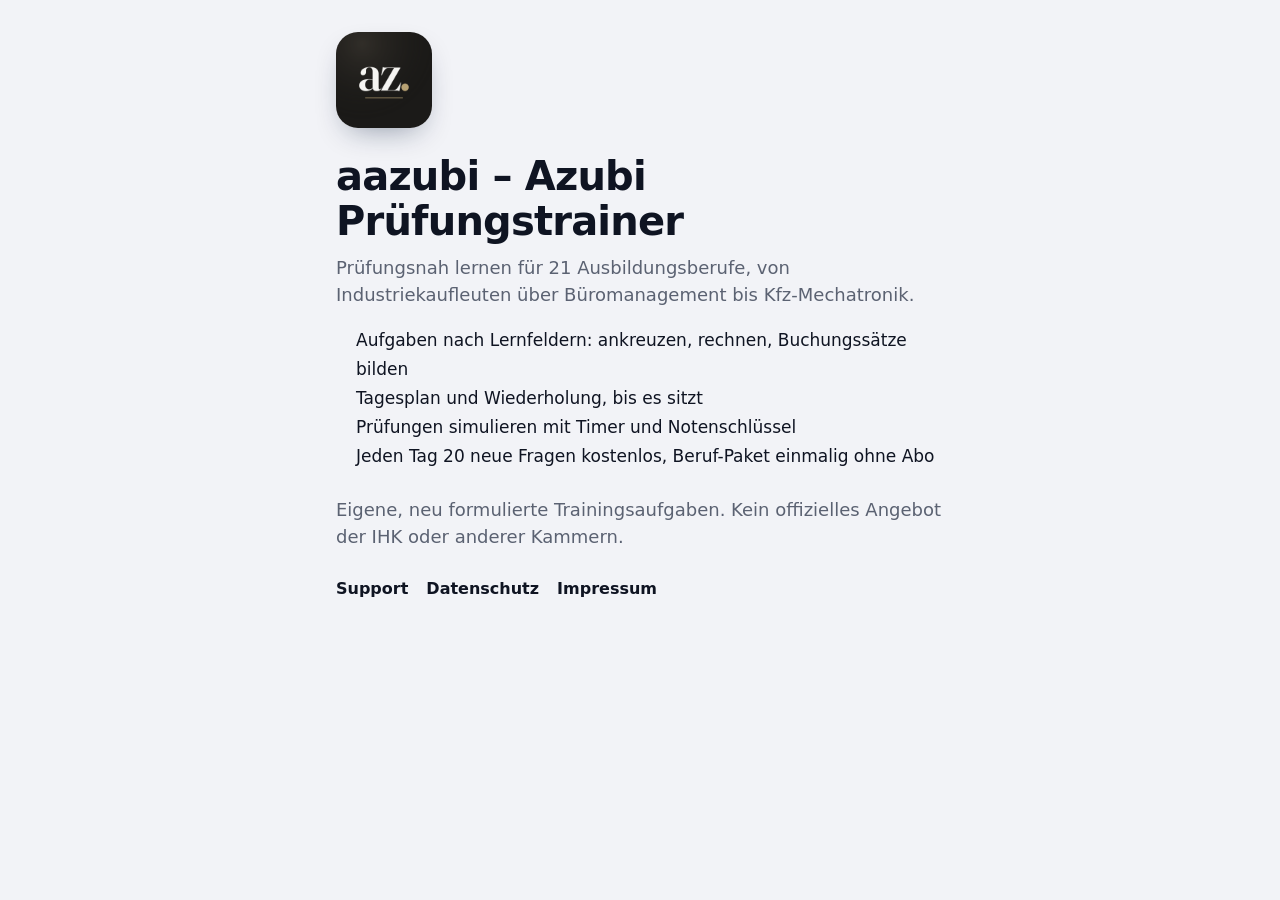
<file: index.html>
<!doctype html>
<html lang="de">
<head>
  <meta charset="utf-8">
  <meta name="viewport" content="width=device-width, initial-scale=1, viewport-fit=cover">
  <title>aazubi – Azubi Prüfungstrainer</title>
  <meta name="description" content="Prüfungstrainer für 21 Ausbildungsberufe: ankreuzen, rechnen, buchen, Prüfungen simulieren. Einmal zahlen pro Beruf, kein Abo.">
  <link rel="icon" href="icon.png">
  <link rel="stylesheet" href="style.css">
  <style>
    .land { max-width: 640px; margin: 0 auto; padding: 32px 16px 60px; }
    .land .icon { width: 96px; height: 96px; border-radius: 22px; box-shadow: 0 12px 30px -12px rgba(8, 28, 60, .45); }
    .land h1 { font-size: 40px; margin: 20px 0 10px; }
    .land p { font-size: 18px; line-height: 1.5; color: var(--ink-2); }
    .land ul { margin: 18px 0 26px 20px; font-size: 17px; line-height: 1.7; }
    .land nav { display: flex; gap: 18px; flex-wrap: wrap; margin-top: 28px; font-weight: 700; }
  </style>
</head>
<body class="legal-page">
  <main class="land">
    <img class="icon" src="icon.png" alt="aazubi App-Icon">
    <h1>aazubi – Azubi Prüfungstrainer</h1>
    <p>Prüfungsnah lernen für 21 Ausbildungsberufe, von Industriekaufleuten über Büromanagement bis Kfz-Mechatronik.</p>
    <ul>
      <li>Aufgaben nach Lernfeldern: ankreuzen, rechnen, Buchungssätze bilden</li>
      <li>Tagesplan und Wiederholung, bis es sitzt</li>
      <li>Prüfungen simulieren mit Timer und Notenschlüssel</li>
      <li>Jeden Tag 20 neue Fragen kostenlos, Beruf-Paket einmalig ohne Abo</li>
    </ul>
    <p>Eigene, neu formulierte Trainingsaufgaben. Kein offizielles Angebot der IHK oder anderer Kammern.</p>
    <nav><a href="support.html">Support</a><a href="datenschutz.html">Datenschutz</a><a href="impressum.html">Impressum</a></nav>
  </main>
</body>
</html>
</file>
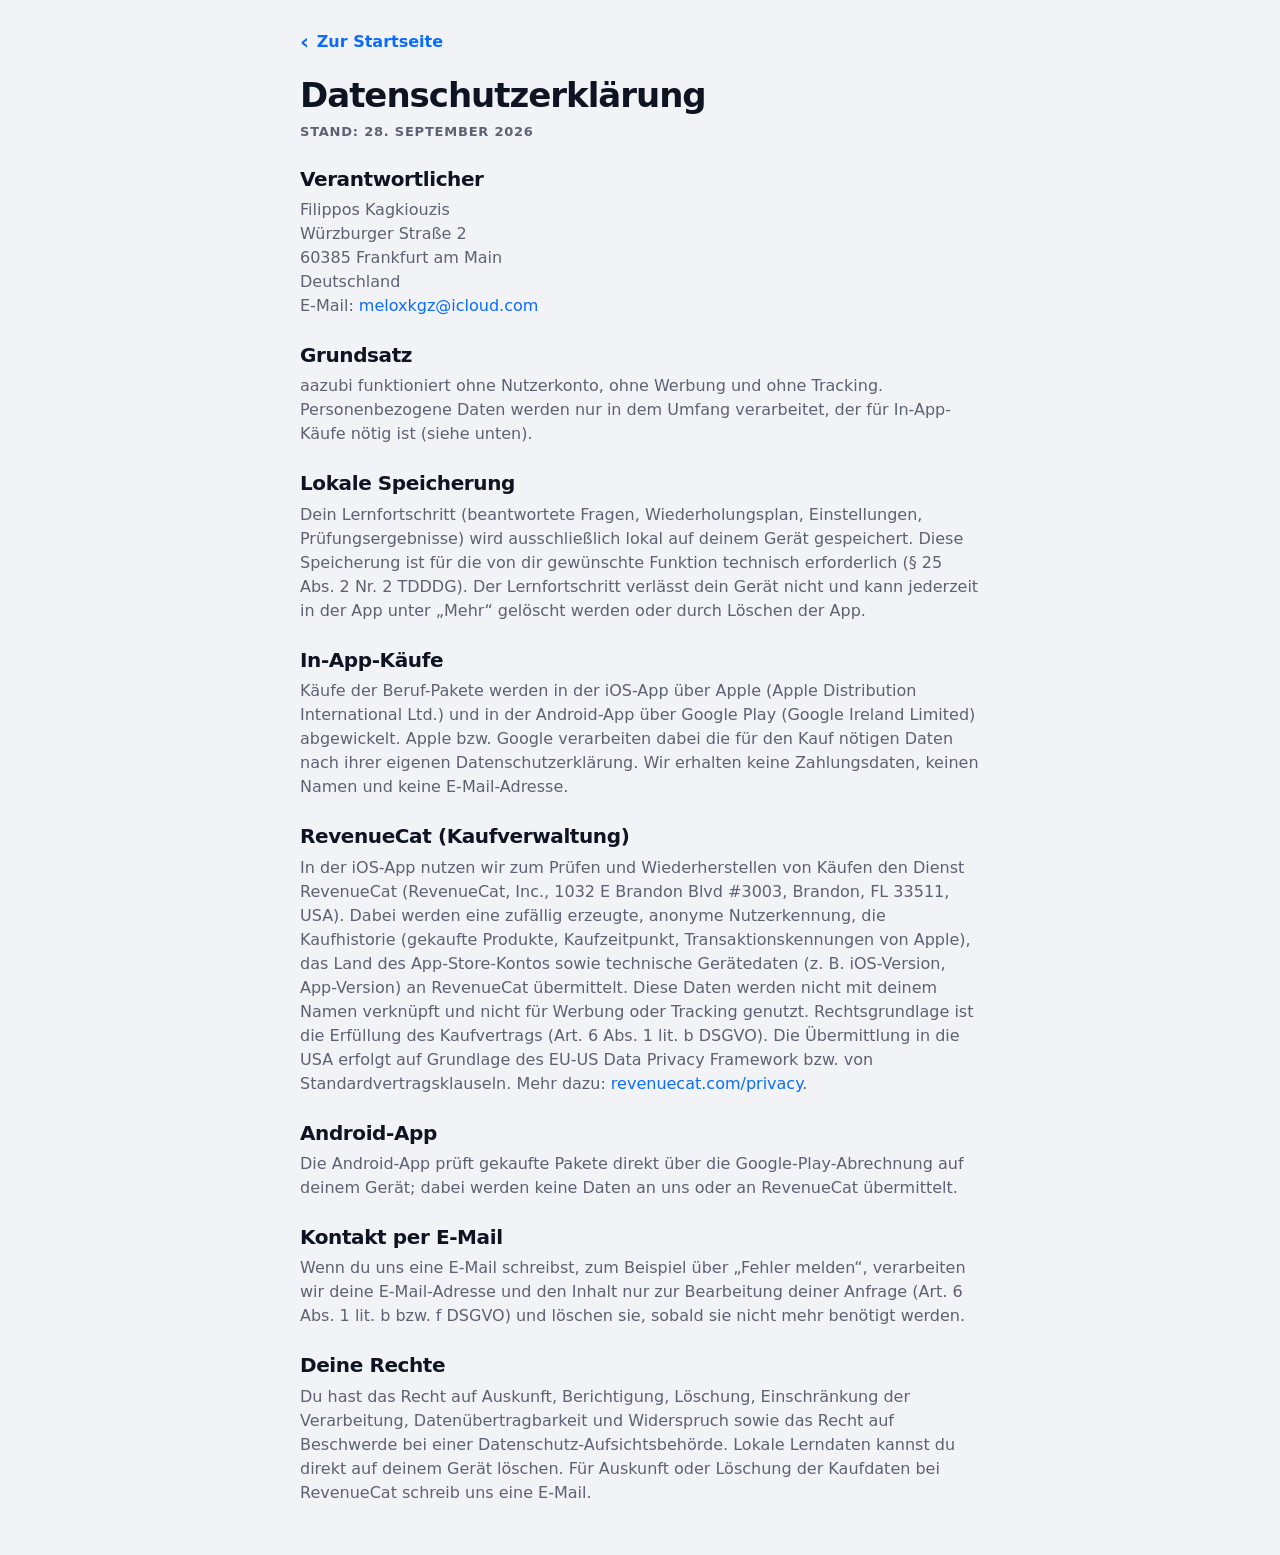
<file: datenschutz.html>
<!doctype html>
<html lang="de">
<head>
  <meta charset="utf-8">
  <meta name="viewport" content="width=device-width, initial-scale=1, viewport-fit=cover">
  <title>Datenschutz - aazubi</title>
  <link rel="stylesheet" href="style.css">
</head>
<body class="legal-page">
  <article class="legal">
    <a class="back" href="index.html">Zur Startseite</a>
    <h1>Datenschutzerklärung</h1>
    <p class="eyebrow">Stand: 28. September 2026</p>
    <h2>Verantwortlicher</h2>
    <p>Filippos Kagkiouzis<br>Würzburger Straße 2<br>60385 Frankfurt am Main<br>Deutschland<br>E-Mail: <a href="mailto:meloxkgz@icloud.com">meloxkgz@icloud.com</a></p>
    <h2>Grundsatz</h2>
    <p>aazubi funktioniert ohne Nutzerkonto, ohne Werbung und ohne Tracking. Personenbezogene Daten werden nur in dem Umfang verarbeitet, der für In-App-Käufe nötig ist (siehe unten).</p>
    <h2>Lokale Speicherung</h2>
    <p>Dein Lernfortschritt (beantwortete Fragen, Wiederholungsplan, Einstellungen, Prüfungsergebnisse) wird ausschließlich lokal auf deinem Gerät gespeichert. Diese Speicherung ist für die von dir gewünschte Funktion technisch erforderlich (§ 25 Abs. 2 Nr. 2 TDDDG). Der Lernfortschritt verlässt dein Gerät nicht und kann jederzeit in der App unter „Mehr“ gelöscht werden oder durch Löschen der App.</p>
    <h2>In-App-Käufe</h2>
    <p>Käufe der Beruf-Pakete werden in der iOS-App über Apple (Apple Distribution International Ltd.) und in der Android-App über Google Play (Google Ireland Limited) abgewickelt. Apple bzw. Google verarbeiten dabei die für den Kauf nötigen Daten nach ihrer eigenen Datenschutzerklärung. Wir erhalten keine Zahlungsdaten, keinen Namen und keine E-Mail-Adresse.</p>
    <h2>RevenueCat (Kaufverwaltung)</h2>
    <p>In der iOS-App nutzen wir zum Prüfen und Wiederherstellen von Käufen den Dienst RevenueCat (RevenueCat, Inc., 1032 E Brandon Blvd #3003, Brandon, FL 33511, USA). Dabei werden eine zufällig erzeugte, anonyme Nutzerkennung, die Kaufhistorie (gekaufte Produkte, Kaufzeitpunkt, Transaktionskennungen von Apple), das Land des App-Store-Kontos sowie technische Gerätedaten (z. B. iOS-Version, App-Version) an RevenueCat übermittelt. Diese Daten werden nicht mit deinem Namen verknüpft und nicht für Werbung oder Tracking genutzt. Rechtsgrundlage ist die Erfüllung des Kaufvertrags (Art. 6 Abs. 1 lit. b DSGVO). Die Übermittlung in die USA erfolgt auf Grundlage des EU-US Data Privacy Framework bzw. von Standardvertragsklauseln. Mehr dazu: <a href="https://www.revenuecat.com/privacy">revenuecat.com/privacy</a>.</p>
    <h2>Android-App</h2>
    <p>Die Android-App prüft gekaufte Pakete direkt über die Google-Play-Abrechnung auf deinem Gerät; dabei werden keine Daten an uns oder an RevenueCat übermittelt.</p>
    <h2>Kontakt per E-Mail</h2>
    <p>Wenn du uns eine E-Mail schreibst, zum Beispiel über „Fehler melden“, verarbeiten wir deine E-Mail-Adresse und den Inhalt nur zur Bearbeitung deiner Anfrage (Art. 6 Abs. 1 lit. b bzw. f DSGVO) und löschen sie, sobald sie nicht mehr benötigt werden.</p>
    <h2>Deine Rechte</h2>
    <p>Du hast das Recht auf Auskunft, Berichtigung, Löschung, Einschränkung der Verarbeitung, Datenübertragbarkeit und Widerspruch sowie das Recht auf Beschwerde bei einer Datenschutz-Aufsichtsbehörde. Lokale Lerndaten kannst du direkt auf deinem Gerät löschen. Für Auskunft oder Löschung der Kaufdaten bei RevenueCat schreib uns eine E-Mail.</p>
  </article>
</body>
</html>
</file>
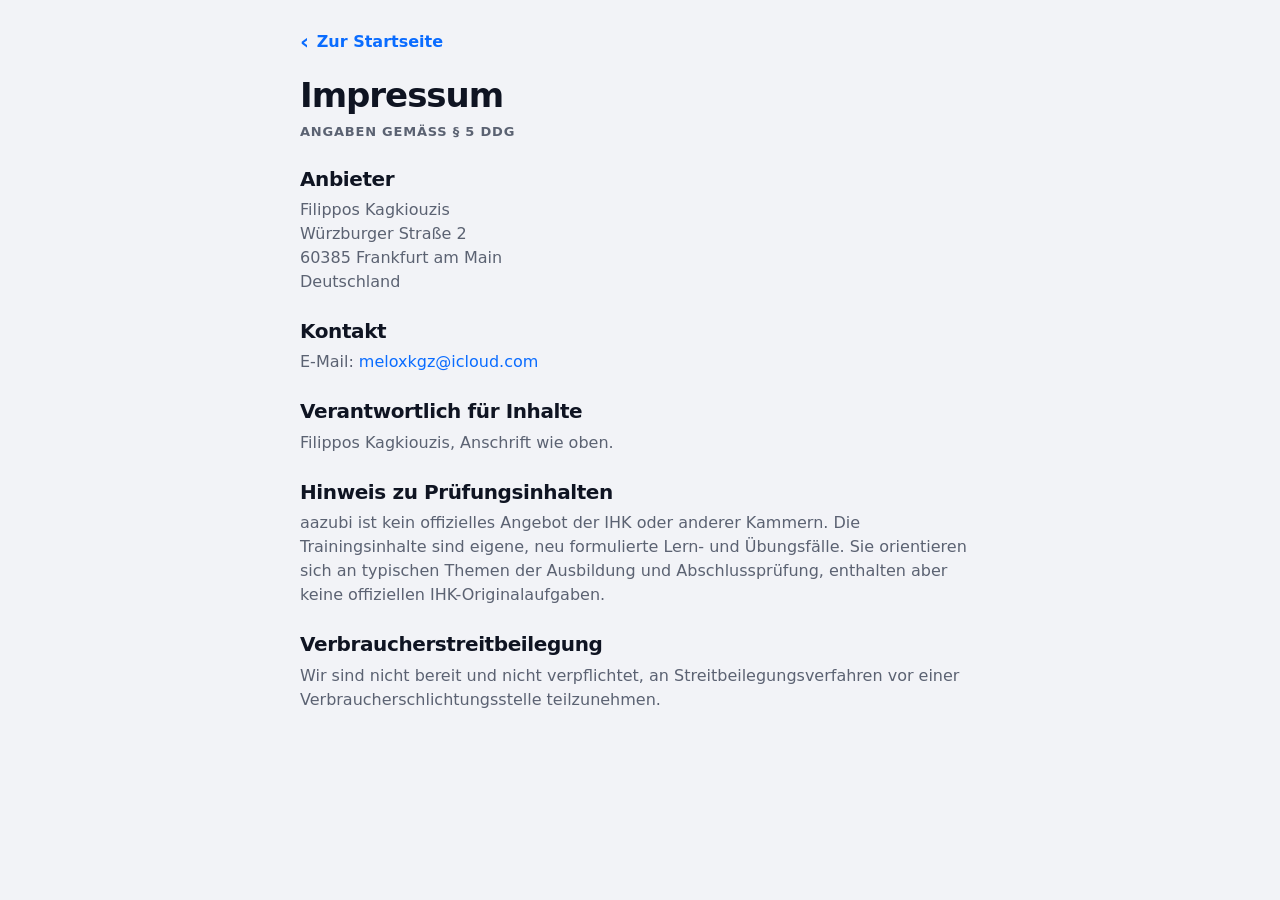
<file: impressum.html>
<!doctype html>
<html lang="de">
<head>
  <meta charset="utf-8">
  <meta name="viewport" content="width=device-width, initial-scale=1, viewport-fit=cover">
  <title>Impressum - aazubi</title>
  <link rel="stylesheet" href="style.css">
</head>
<body class="legal-page">
  <article class="legal">
    <a class="back" href="index.html">Zur Startseite</a>
    <h1>Impressum</h1>
    <p class="eyebrow">Angaben gemäß § 5 DDG</p>
    <h2>Anbieter</h2>
    <p>Filippos Kagkiouzis<br>Würzburger Straße 2<br>60385 Frankfurt am Main<br>Deutschland</p>
    <h2>Kontakt</h2>
    <p>E-Mail: <a href="mailto:meloxkgz@icloud.com">meloxkgz@icloud.com</a></p>
    <h2>Verantwortlich für Inhalte</h2>
    <p>Filippos Kagkiouzis, Anschrift wie oben.</p>
    <h2>Hinweis zu Prüfungsinhalten</h2>
    <p>aazubi ist kein offizielles Angebot der IHK oder anderer Kammern. Die Trainingsinhalte sind eigene, neu formulierte Lern- und Übungsfälle. Sie orientieren sich an typischen Themen der Ausbildung und Abschlussprüfung, enthalten aber keine offiziellen IHK-Originalaufgaben.</p>
    <h2>Verbraucherstreitbeilegung</h2>
    <p>Wir sind nicht bereit und nicht verpflichtet, an Streitbeilegungsverfahren vor einer Verbraucherschlichtungsstelle teilzunehmen.</p>
  </article>
</body>
</html>
</file>
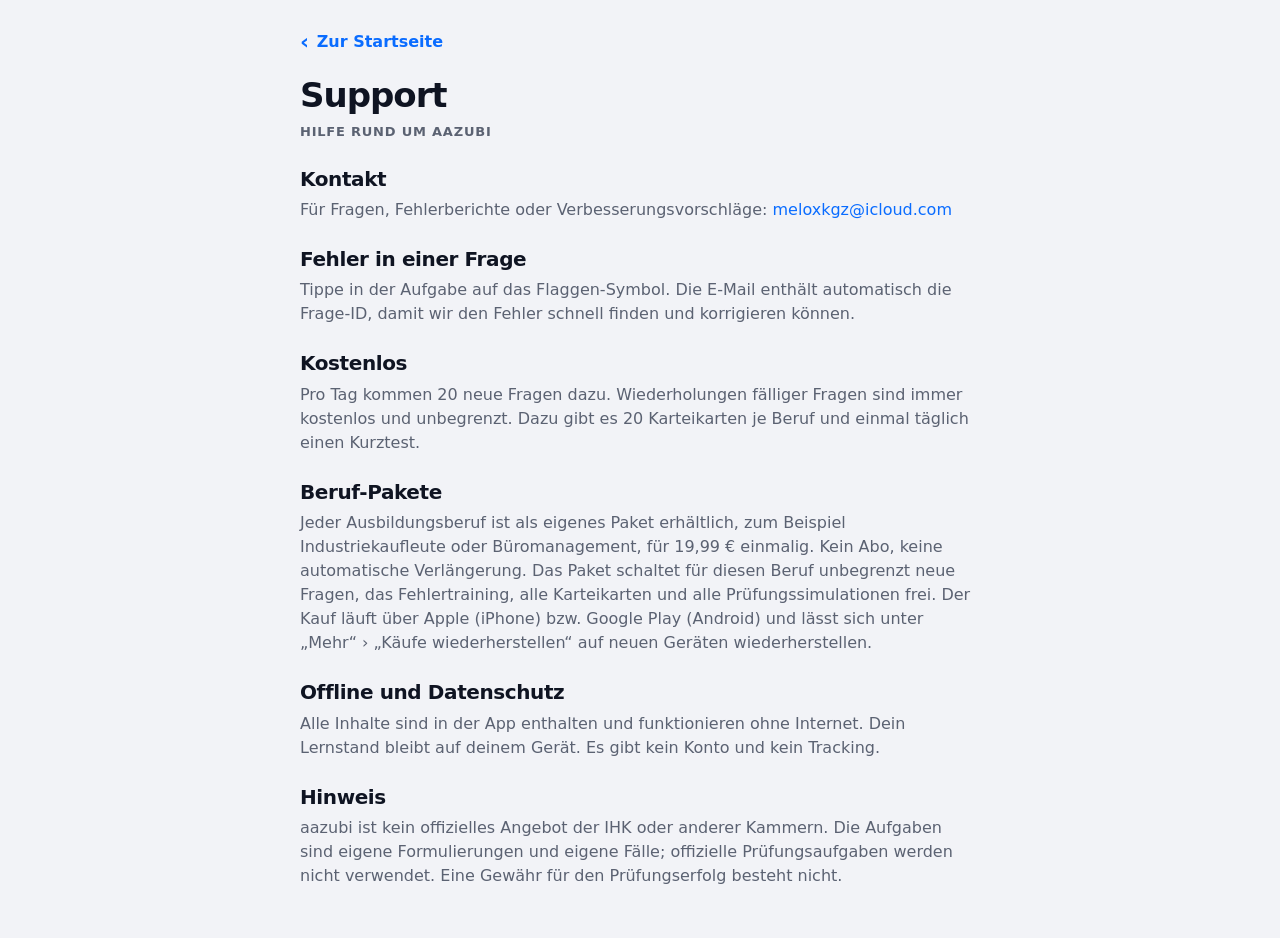
<file: support.html>
<!doctype html>
<html lang="de">
<head>
  <meta charset="utf-8">
  <meta name="viewport" content="width=device-width, initial-scale=1, viewport-fit=cover">
  <title>Support - aazubi</title>
  <link rel="stylesheet" href="style.css">
</head>
<body class="legal-page">
  <article class="legal">
    <a class="back" href="index.html">Zur Startseite</a>
    <h1>Support</h1>
    <p class="eyebrow">Hilfe rund um aazubi</p>
    <h2>Kontakt</h2>
    <p>Für Fragen, Fehlerberichte oder Verbesserungsvorschläge: <a href="mailto:meloxkgz@icloud.com?subject=aazubi%20Support">meloxkgz@icloud.com</a></p>
    <h2>Fehler in einer Frage</h2>
    <p>Tippe in der Aufgabe auf das Flaggen-Symbol. Die E-Mail enthält automatisch die Frage-ID, damit wir den Fehler schnell finden und korrigieren können.</p>
    <h2>Kostenlos</h2>
    <p>Pro Tag kommen 20 neue Fragen dazu. Wiederholungen fälliger Fragen sind immer kostenlos und unbegrenzt. Dazu gibt es 20 Karteikarten je Beruf und einmal täglich einen Kurztest.</p>
    <h2>Beruf-Pakete</h2>
    <p>Jeder Ausbildungsberuf ist als eigenes Paket erhältlich, zum Beispiel Industriekaufleute oder Büromanagement, für 19,99 € einmalig. Kein Abo, keine automatische Verlängerung. Das Paket schaltet für diesen Beruf unbegrenzt neue Fragen, das Fehlertraining, alle Karteikarten und alle Prüfungssimulationen frei. Der Kauf läuft über Apple (iPhone) bzw. Google Play (Android) und lässt sich unter „Mehr“ › „Käufe wiederherstellen“ auf neuen Geräten wiederherstellen.</p>
    <h2>Offline und Datenschutz</h2>
    <p>Alle Inhalte sind in der App enthalten und funktionieren ohne Internet. Dein Lernstand bleibt auf deinem Gerät. Es gibt kein Konto und kein Tracking.</p>
    <h2>Hinweis</h2>
    <p>aazubi ist kein offizielles Angebot der IHK oder anderer Kammern. Die Aufgaben sind eigene Formulierungen und eigene Fälle; offizielle Prüfungsaufgaben werden nicht verwendet. Eine Gewähr für den Prüfungserfolg besteht nicht.</p>
  </article>
</body>
</html>
</file>
<file: style.css>
/* ==========================================================================
   aazubi — Designsystem nach der Industriekaufmann-iOS-App (IndustrieTrainer)
   SF Pro in schweren Schnitten, iOS-Gruppengrau, Navy→Blau-Hero,
   weiße Karten mit grauem Versal-Label + fetter Überschrift, Pillen-Chips,
   farbige Code-Chips, schwarze Buttons, Blau für Links/Sekundäraktionen.
   ========================================================================== */

:root {
  --bg: #f2f3f7;
  --surface: #ffffff;
  --surface-2: #f2f2f5;
  --surface-3: #e7e8ed;
  --ink: #0f1422;
  --ink-2: #5b6272;
  --ink-3: #6b7280;
  --line: #e6e7ec;
  --line-2: #d9dbe2;
  --btn-bg: #111827;
  --btn-fg: #ffffff;
  --blue: #0a6cff;
  --blue-soft: #e3efff;
  --sel-border: #8cc8f5;
  --ok: #22c55e;  --ok-soft: #e7f8ee; --ok-ink: #15803d;
  --bad: #ef4444; --bad-soft: #fdecec; --bad-ink: #c62828;
  --warn: #f59e0b;
  --orange: #f97316; --orange-soft: #ffedd5;
  --violet: #8b5cf6; --violet-soft: #ede9fe;
  --green: #10b981; --green-soft: #d1fae5;
  --blue-chip: #2563eb; --blue-chip-soft: #e0e7ff;
  --gray-chip: #64748b; --gray-chip-soft: #eef0f4;
  --hero: linear-gradient(135deg, #141a28 0%, #1f3354 38%, #2d5a9b 68%, #0a84ff 100%);
  --shadow: 0 1px 2px rgba(15, 20, 34, .04), 0 8px 24px -12px rgba(15, 20, 34, .12);
  --shadow-lg: 0 2px 4px rgba(15, 20, 34, .05), 0 24px 48px -20px rgba(15, 20, 34, .28);
  --r-card: 28px;
  --r-md: 18px;
  --font: -apple-system, BlinkMacSystemFont, "SF Pro Text", "SF Pro Display", "Helvetica Neue", system-ui, sans-serif;
  --font-display: -apple-system, BlinkMacSystemFont, "SF Pro Display", "Helvetica Neue", system-ui, sans-serif;
  --font-sans: var(--font);
  --font-mono: var(--font);
  --ease: cubic-bezier(.2, .8, .2, 1);
  --spring: cubic-bezier(.34, 1.3, .64, 1);
  --safe-top: env(safe-area-inset-top, 0px);
  --safe-bottom: env(safe-area-inset-bottom, 0px);
  color-scheme: light;
}
@media (prefers-color-scheme: dark) {
  :root {
    --bg: #000000;
    --surface: #1c1c1e;
    --surface-2: #2c2c2e;
    --surface-3: #3a3a3c;
    --ink: #f5f5f7;
    --ink-2: #aeb1b8;
    --ink-3: #8e9199;
    --line: #2c2c2e;
    --line-2: #3a3a3c;
    --btn-bg: #f5f5f7;
    --btn-fg: #0f1422;
    --blue: #0a84ff;
    --blue-soft: #0f2a4d;
    --sel-border: #3a8ee6;
    --ok-soft: #10301d; --ok-ink: #4ade80;
    --bad-soft: #3a1414; --bad-ink: #f87171;
    --orange-soft: #3a2410; --violet-soft: #2a1f47; --green-soft: #0e3024; --blue-chip-soft: #1a2448; --gray-chip-soft: #2c2c2e;
    --shadow: 0 1px 0 rgba(255, 255, 255, .03) inset;
    --shadow-lg: 0 1px 0 rgba(255, 255, 255, .04) inset;
    color-scheme: dark;
  }
}

/* ---------- Basis ---------- */
*, *::before, *::after { box-sizing: border-box; margin: 0; -webkit-tap-highlight-color: transparent; }
html { background: var(--bg); }
body {
  min-height: 100dvh;
  font-family: var(--font);
  font-size: 16px;
  line-height: 1.4;
  color: var(--ink);
  background: var(--bg);
  -webkit-font-smoothing: antialiased;
  overflow-x: hidden;
  -webkit-user-select: none;
  user-select: none;
}
button, input, select { font: inherit; color: inherit; }
button { cursor: pointer; background: none; border: 0; padding: 0; text-align: inherit; }
a { color: inherit; text-decoration: none; }
ul { list-style: none; padding: 0; }
h1, h2, h3 { font-weight: 800; letter-spacing: -.02em; line-height: 1.12; text-wrap: balance; }
p { color: var(--ink-2); text-wrap: pretty; }
svg.i { width: 20px; height: 20px; flex: none; fill: none; stroke: currentColor; stroke-width: 2.1; stroke-linecap: round; stroke-linejoin: round; }
.num, .mono { font-variant-numeric: tabular-nums; }
:where(button, a, input, [tabindex]):focus-visible { outline: 3px solid var(--blue); outline-offset: 2px; border-radius: 12px; }

/* Labels: graue Versalien in Fett (wie „SETUP“, „WARUM PREMIUM“) */
.eyebrow {
  display: flex; align-items: center; gap: 7px;
  font-size: 13px; font-weight: 800; letter-spacing: .06em; text-transform: uppercase;
  color: var(--ink-3);
}
.kicker { font-size: 13px; font-weight: 800; letter-spacing: .06em; text-transform: uppercase; color: var(--ink-3); }
.dot { width: 7px; height: 7px; border-radius: 50%; background: var(--ink-3); flex: none; }
.dot.ok { background: var(--ok); }
.dot.gold { background: var(--orange); }

.app { max-width: 720px; margin: 0 auto; padding: calc(10px + var(--safe-top)) 16px calc(112px + var(--safe-bottom)); }

/* ---------- Kopfzeile ---------- */
.topline { display: flex; align-items: center; justify-content: space-between; gap: 12px; min-height: 52px; margin-bottom: 14px; }
.wordmark { font-size: 24px; font-weight: 900; letter-spacing: -.03em; line-height: 1; }
.wordmark small { display: none; }
.chip-btn {
  display: inline-flex; align-items: center; gap: 8px; height: 44px; padding: 0 16px;
  border-radius: 999px; background: var(--surface); box-shadow: var(--shadow);
  font-size: 15px; font-weight: 700; white-space: nowrap;
}
.chip-btn svg.i { width: 17px; height: 17px; color: var(--ink-2); }

.page-title { margin: 8px 4px 20px; }
.page-title .kicker { margin-bottom: 6px; }
.page-title h1 { font-size: 34px; font-weight: 900; letter-spacing: -.03em; line-height: 1.08; }
.page-title p { margin-top: 8px; font-size: 16px; line-height: 1.45; }
.meta-row { display: none; }

/* ---------- Buttons ---------- */
.btn {
  display: inline-flex; align-items: center; justify-content: center; gap: 8px;
  min-height: 54px; padding: 0 20px; border-radius: 16px;
  font-size: 17px; font-weight: 800; letter-spacing: -.01em; white-space: nowrap;
  transition: transform .25s var(--spring), opacity .15s;
}
.btn:active { transform: scale(.97); }
.btn svg.i { width: 18px; height: 18px; stroke-width: 2.4; }
.btn-primary { background: var(--btn-bg); color: var(--btn-fg); }
.btn-secondary { background: var(--surface-3); color: var(--blue); }
.btn-ghost { color: var(--blue); font-weight: 700; }
.btn-danger { background: var(--bad) !important; color: #fff !important; }
.btn-block { width: 100%; }
.btn[disabled] { opacity: .35; pointer-events: none; }
.btn-row { display: flex; gap: 10px; }
.btn-row .btn { flex: 1 1 0; min-width: 0; }
.btn-hero { width: 100%; justify-content: space-between; }
.btn-hero .meta { font-size: 14px; font-weight: 700; opacity: .7; display: inline-flex; gap: 6px; align-items: center; }
.linklike { display: inline-flex; align-items: center; gap: 6px; font-size: 15px; font-weight: 700; color: var(--blue); }
.linklike svg.i { width: 16px; height: 16px; }

/* ---------- Karten ---------- */
.card, .sec {
  position: relative; background: var(--surface); border-radius: var(--r-card);
  box-shadow: var(--shadow); padding: 22px 20px; margin-bottom: 14px;
}
.card-head, .sec-head { display: flex; justify-content: space-between; align-items: center; gap: 10px; }
.card-head .aside, .sec-head .aside { font-size: 14px; font-weight: 700; color: var(--ink-3); white-space: nowrap; }
.card h2, .sec h2 { font-size: 24px; font-weight: 900; letter-spacing: -.025em; margin-top: 6px; }
.sec-head h3 { font-size: 13px; font-weight: 800; letter-spacing: .06em; text-transform: uppercase; color: var(--ink-3); }
.sec-title { font-size: 24px; font-weight: 900; letter-spacing: -.025em; margin: 6px 0 16px; line-height: 1.15; }
.card .desc { margin-top: 6px; font-size: 15px; }
.card-foot { display: flex; justify-content: space-between; align-items: center; gap: 10px; margin-top: 16px; padding-top: 14px; border-top: 1px solid var(--line); font-size: 14px; color: var(--ink-3); }
.tags { display: flex; flex-wrap: wrap; gap: 6px; margin-top: 12px; }
.tag { display: inline-flex; align-items: center; gap: 5px; min-height: 26px; padding: 3px 10px; border-radius: 999px; background: var(--surface-2); font-size: 13px; font-weight: 700; color: var(--ink-2); }
.tag.ok { background: var(--ok-soft); color: var(--ok-ink); }
.tag.gold { background: var(--blue-soft); color: var(--blue); font-weight: 800; }
.tag.dark { background: var(--btn-bg); color: var(--btn-fg); }
.section-label { margin: 26px 4px 12px; }
.section-label .eyebrow { font-size: 13px; }
.fine { font-size: 13px; line-height: 1.5; color: var(--ink-3); text-align: center; margin-top: 14px; }
.fine a { color: var(--blue); font-weight: 600; }

/* ---------- Hero (Navy→Blau) ---------- */
.hero2 {
  position: relative; overflow: hidden; border-radius: 32px; padding: 24px 22px 22px; margin-bottom: 14px;
  background: var(--hero); color: #fff; box-shadow: var(--shadow-lg);
}
.hero2 .top { display: flex; justify-content: space-between; align-items: center; gap: 10px; }
.hero2 .eb { font-size: 13px; font-weight: 800; letter-spacing: .06em; text-transform: uppercase; color: rgba(255, 255, 255, .72); }
.hero2 .pillnum { padding: 8px 14px; border-radius: 999px; background: rgba(255, 255, 255, .14); font-size: 17px; font-weight: 900; letter-spacing: .01em; white-space: nowrap; }
.hero2 h1 { margin-top: 16px; font-size: 32px; font-weight: 900; letter-spacing: -.03em; line-height: 1.1; color: #fff; }
.hero2 p { margin-top: 10px; color: rgba(255, 255, 255, .78); font-size: 16px; line-height: 1.45; }
.hero2 .tiles { display: grid; grid-template-columns: repeat(3, 1fr); gap: 10px; margin-top: 20px; }
.hero2 .tile { padding: 14px 12px 12px; border-radius: 18px; background: rgba(255, 255, 255, .13); text-align: left; color: #fff; }
.hero2 .tile b { display: block; font-size: 24px; font-weight: 900; letter-spacing: -.02em; line-height: 1.05; font-variant-numeric: tabular-nums; white-space: nowrap; }
.hero2 .tile span { display: block; margin-top: 4px; font-size: 13px; font-weight: 700; color: rgba(255, 255, 255, .72); }
.hero2 .btn { margin-top: 18px; background: #fff; color: #0f1422; }
.hero2 .sub-actions { display: flex; justify-content: center; margin-top: 12px; }
.hero2 .sub-actions button { font-size: 15px; font-weight: 700; color: rgba(255, 255, 255, .85); display: inline-flex; gap: 6px; align-items: center; min-height: 36px; }
.hero2 .sub-actions svg.i { width: 16px; height: 16px; }

/* ---------- Tagesplan ---------- */
.plan-row { display: grid; grid-template-columns: 1fr 1fr; gap: 10px; margin-top: 16px; }
.plan-row > div { padding: 14px; border-radius: var(--r-md); background: var(--surface-2); }
.plan-row b { display: block; font-size: 26px; font-weight: 900; letter-spacing: -.02em; font-variant-numeric: tabular-nums; }
.plan-row span { font-size: 13px; font-weight: 700; color: var(--ink-3); }
.bar { height: 10px; border-radius: 10px; background: var(--surface-3); overflow: hidden; }
.bar > i { display: block; height: 100%; border-radius: 10px; background: var(--blue); transition: width .6s var(--ease); }
.bar.ok > i { background: var(--ok); }
.bar.warn > i { background: var(--warn); }
.pill-group, .toggle-group { display: flex; gap: 8px; }
.pill-group { margin-top: 16px; }
.pill-group button, .toggle-group button {
  flex: 1; min-height: 44px; padding: 0 12px; border-radius: 999px; background: var(--surface-2);
  font-size: 15px; font-weight: 800; color: var(--ink); white-space: nowrap;
  transition: background .2s, color .2s;
}
.pill-group button[aria-pressed="true"], .toggle-group button[aria-pressed="true"] { background: var(--btn-bg); color: var(--btn-fg); }

/* ---------- Prognose ---------- */
.prog-big { display: flex; align-items: baseline; gap: 8px; margin-top: 4px; }
.prog-big b { font-size: 44px; font-weight: 900; letter-spacing: -.035em; line-height: 1; font-variant-numeric: tabular-nums; }
.prog-big span { font-size: 15px; font-weight: 700; color: var(--ink-3); }
.prog-pass { display: inline-flex; align-items: center; gap: 6px; margin-top: 10px; padding: 6px 12px; border-radius: 999px; font-size: 14px; font-weight: 800; }
.prog-pass.good { background: var(--ok-soft); color: var(--ok-ink); }
.prog-pass.mid { background: var(--blue-soft); color: var(--blue); }
.prog-pass.low { background: var(--orange-soft); color: var(--orange); }
.range3 { position: relative; height: 14px; margin: 22px 0 8px; border-radius: 14px; background: var(--surface-3); }
.range3 .band { position: absolute; top: 0; bottom: 0; border-radius: 14px; background: var(--blue); }
.range3 .pass { position: absolute; top: -5px; bottom: -5px; width: 3px; margin-left: -1.5px; border-radius: 3px; background: var(--ink); }
.range3-l { display: flex; justify-content: space-between; font-size: 12px; font-weight: 700; color: var(--ink-3); }
.lever3 { display: grid; grid-template-columns: 48px 1fr auto; gap: 14px; align-items: center; width: 100%; margin-top: 18px; padding: 14px; border-radius: 20px; background: var(--surface-2); text-align: left; }
.lever3 .ic { width: 48px; height: 48px; border-radius: 14px; display: grid; place-items: center; background: var(--blue-chip-soft); color: var(--blue-chip); }
.lever3 .t { font-size: 15px; line-height: 1.35; font-weight: 600; color: var(--ink-2); }
.lever3 .t b { display: block; color: var(--ink); font-weight: 800; }
.lever3 .chev { color: var(--ink-3); }

/* ---------- Kennzahlen ---------- */
.kpis { display: grid; grid-template-columns: repeat(2, 1fr); gap: 12px; margin-bottom: 14px; }
.kpi { background: var(--surface); border-radius: 22px; box-shadow: var(--shadow); padding: 16px; text-align: left; }
.kpi .eyebrow { font-size: 12px; }
.kpi .v { font-size: 30px; font-weight: 900; letter-spacing: -.03em; margin-top: 6px; line-height: 1; font-variant-numeric: tabular-nums; }
.kpi .v small { font-size: 15px; font-weight: 800; color: var(--ink-3); margin-left: 2px; }
.kpi .f { display: flex; align-items: center; gap: 5px; margin-top: 8px; font-size: 13px; font-weight: 600; color: var(--ink-3); }
.kpi .f svg.i { width: 15px; height: 15px; }
.week { display: grid; grid-template-columns: repeat(7, 1fr); gap: 4px; margin-top: 10px; }
.week i { height: 8px; border-radius: 8px; background: var(--surface-3); }
.week i.on { background: var(--ok); }
.week i.frz { background: var(--sel-border); }

/* ---------- Themen-Kacheln (wie „Was fällt dir gerade schwer?“) ---------- */
.topics { display: grid; grid-template-columns: 1fr 1fr; gap: 10px; }
.topic { display: flex; align-items: center; gap: 12px; min-height: 76px; padding: 12px; border-radius: 22px; background: var(--surface); box-shadow: inset 0 0 0 1.5px var(--line); text-align: left; transition: transform .2s var(--spring); }
.topic:active { transform: scale(.97); }
.topic .code2 { flex: none; min-width: 52px; height: 52px; padding: 0 8px; border-radius: 16px; display: grid; place-items: center; font-size: 17px; font-weight: 900; letter-spacing: -.01em; }
.topic .t2 { font-size: 15px; font-weight: 800; line-height: 1.2; letter-spacing: -.01em; }
.topic .m2 { font-size: 12.5px; font-weight: 600; color: var(--ink-3); margin-top: 3px; }
.topic.focus { background: var(--orange-soft); box-shadow: inset 0 0 0 1.5px color-mix(in srgb, var(--orange) 55%, transparent); }
.c-orange { background: var(--orange-soft); color: var(--orange); }
.c-blue { background: var(--blue-chip-soft); color: var(--blue-chip); }
.c-green { background: var(--green-soft); color: var(--green); }
.c-violet { background: var(--violet-soft); color: var(--violet); }
.c-gray { background: var(--gray-chip-soft); color: var(--gray-chip); }
.topic.focus .code2 { background: color-mix(in srgb, var(--orange) 16%, var(--surface)); }

/* ---------- Nummern-Liste (wie „01 PDF-Chaos ersetzen“) ---------- */
.steps { display: flex; flex-direction: column; gap: 18px; }
.step { display: grid; grid-template-columns: 52px 1fr; gap: 14px; align-items: start; }
.step .n { width: 52px; height: 52px; border-radius: 16px; display: grid; place-items: center; background: var(--btn-bg); color: var(--btn-fg); font-size: 17px; font-weight: 900; }
.step b { display: block; font-size: 18px; font-weight: 900; letter-spacing: -.015em; line-height: 1.25; }
.step span { display: block; margin-top: 3px; font-size: 15px; color: var(--ink-2); line-height: 1.4; }

/* ---------- Premium-Hero ---------- */
.feat { display: grid; grid-template-columns: 52px 1fr; gap: 14px; align-items: start; margin-top: 16px; }
.feat .ic { width: 52px; height: 52px; border-radius: 16px; display: grid; place-items: center; background: rgba(255, 255, 255, .14); color: #fff; }
.feat .ic svg.i { width: 24px; height: 24px; }
.feat b { display: block; font-size: 17px; font-weight: 900; color: #fff; letter-spacing: -.01em; }
.feat span { display: block; margin-top: 2px; font-size: 15px; color: rgba(255, 255, 255, .78); line-height: 1.4; }
.crown { position: absolute; right: 20px; top: 20px; width: 64px; height: 64px; border-radius: 20px; display: grid; place-items: center; background: rgba(255, 255, 255, .14); }
.crown svg.i { width: 32px; height: 32px; stroke-width: 2.2; }

/* ---------- Listen (Lernfelder, Berufe, Menü) ---------- */
.list { background: var(--surface); border-radius: var(--r-card); box-shadow: var(--shadow); overflow: hidden; margin-bottom: 14px; }
.row-item { display: grid; grid-template-columns: 52px 1fr auto; gap: 14px; align-items: center; width: 100%; padding: 14px 16px; text-align: left; }
.row-item + .row-item { border-top: 1px solid var(--line); }
.row-item:active { background: var(--surface-2); }
.row-item .code { width: 52px; height: 52px; border-radius: 16px; display: grid; place-items: center; font-size: 16px; font-weight: 900; background: var(--blue-chip-soft); color: var(--blue-chip); }
.row-item .code svg.i { width: 24px; height: 24px; }
.row-item.done .code { background: var(--green-soft); color: var(--green); }
.row-item.sel { background: var(--blue-soft); }
.row-item.sel .code { background: var(--btn-bg); color: var(--btn-fg); }
.row-item .t { font-size: 16px; font-weight: 800; line-height: 1.28; letter-spacing: -.01em; }
.row-item .m { font-size: 13.5px; font-weight: 600; color: var(--ink-3); margin-top: 3px; }
.row-item .bar { height: 6px; margin-top: 9px; }
.row-item .chev { color: var(--ink-3); }
.row-item[disabled] { opacity: .45; }

.seg { display: flex; gap: 8px; overflow-x: auto; scrollbar-width: none; margin-bottom: 14px; padding: 2px; }
.seg::-webkit-scrollbar { display: none; }
.seg button { flex: none; min-height: 40px; padding: 0 16px; border-radius: 999px; background: var(--surface); box-shadow: var(--shadow); font-size: 14px; font-weight: 800; color: var(--ink); white-space: nowrap; }
.seg button.on { background: var(--btn-bg); color: var(--btn-fg); }

/* ---------- Onboarding ---------- */
.search { position: relative; display: block; margin-bottom: 14px; }
.search svg.i { position: absolute; left: 16px; top: 50%; transform: translateY(-50%); color: var(--ink-3); width: 18px; height: 18px; }
.search input { width: 100%; height: 52px; border-radius: 16px; border: 0; background: var(--surface); box-shadow: var(--shadow); padding: 0 16px 0 46px; font-size: 17px; outline: none; -webkit-user-select: text; user-select: text; }
.checks { display: flex; flex-direction: column; gap: 10px; margin-top: 18px; }
.checks > span { display: flex; align-items: center; gap: 10px; font-size: 15px; font-weight: 600; color: rgba(255, 255, 255, .85); }
.checks svg.i { width: 20px; height: 20px; padding: 3px; border-radius: 50%; background: var(--ok); color: #fff; stroke-width: 3; }
.choice-grid { display: grid; grid-template-columns: repeat(3, 1fr); gap: 10px; }
.choice { padding: 18px 8px 16px; border-radius: 22px; background: var(--surface); box-shadow: inset 0 0 0 1.5px var(--line); text-align: center; }
.choice b { display: block; font-size: 32px; font-weight: 900; letter-spacing: -.03em; line-height: 1; }
.choice span { display: block; margin-top: 6px; font-size: 14px; font-weight: 700; color: var(--ink-3); }
.choice.sel { background: var(--btn-bg); box-shadow: none; }
.choice.sel b, .choice.sel span { color: var(--btn-fg); }
.field { margin-top: 20px; }
.field label { display: block; margin-bottom: 8px; }
.field input { width: 100%; height: 54px; border-radius: 16px; border: 0; background: var(--surface); box-shadow: var(--shadow); padding: 0 16px; font-size: 17px; -webkit-user-select: text; user-select: text; }
.sticky-cta { position: sticky; bottom: calc(14px + var(--safe-bottom)); margin-top: 20px; z-index: 5; }
.sticky-cta .btn { box-shadow: 0 12px 30px -10px rgba(15, 20, 34, .45); }

/* ---------- Aufgabe ---------- */
.quiz { position: fixed; inset: 0; z-index: 40; background: var(--bg); overflow-y: auto; -webkit-overflow-scrolling: touch; }
.practice-bar { position: sticky; top: 0; z-index: 3; display: flex; align-items: center; gap: 12px; padding: calc(10px + var(--safe-top)) 16px 10px; background: color-mix(in srgb, var(--bg) 88%, transparent); -webkit-backdrop-filter: blur(20px) saturate(180%); backdrop-filter: blur(20px) saturate(180%); }
.practice-bar .close { width: 44px; height: 44px; border-radius: 50%; background: var(--surface); box-shadow: var(--shadow); display: grid; place-items: center; flex: none; }
.practice-bar .ttl { flex: 1; min-width: 0; }
.practice-bar .ttl .eyebrow { font-size: 11.5px; }
.practice-bar .ttl b { display: block; font-size: 17px; font-weight: 800; overflow: hidden; text-overflow: ellipsis; white-space: nowrap; }
.progress-row { display: flex; align-items: center; gap: 12px; padding: 4px 20px 12px; font-size: 13px; font-weight: 700; color: var(--ink-3); background: color-mix(in srgb, var(--bg) 88%, transparent); }
.progress-row .bar { flex: 1; height: 8px; }
.progress-row b { color: var(--ink); }
.exam-bar { position: sticky; top: 0; z-index: 3; display: flex; align-items: center; gap: 10px; padding: calc(10px + var(--safe-top)) 16px 12px; background: var(--hero); color: #fff; }
.exam-bar .icon { width: 44px; height: 44px; border-radius: 50%; background: rgba(255, 255, 255, .14); display: grid; place-items: center; flex: none; }
.exam-bar .timer { flex: 1; min-width: 0; display: flex; flex-direction: column; justify-content: center; }
.exam-bar .timer span { display: flex; align-items: center; gap: 6px; font-size: 11.5px; font-weight: 800; letter-spacing: .06em; color: rgba(255, 255, 255, .7); }
.exam-bar .timer b { font-size: 24px; font-weight: 900; letter-spacing: -.01em; font-variant-numeric: tabular-nums; }
.exam-bar .timer.warn b { color: #ffb4ad; }
.exam-bar .end { min-height: 44px; padding: 0 16px; border-radius: 14px; background: #fff; color: #0f1422; font-weight: 800; font-size: 15px; flex: none; }
.quiz-body { max-width: 720px; margin: 0 auto; padding: 8px 16px calc(120px + var(--safe-bottom)); }
.task { background: var(--surface); border-radius: var(--r-card); box-shadow: var(--shadow); overflow: hidden; }
.task-head { display: flex; justify-content: space-between; align-items: flex-start; gap: 12px; padding: 20px 20px 0; }
.task-head b { font-size: 13px; font-weight: 800; letter-spacing: .06em; text-transform: uppercase; color: var(--ink-3); }
.task-head .tag { margin-top: 10px; background: var(--blue-chip-soft); color: var(--blue-chip); font-weight: 800; }
.task-head .type { margin-top: 8px; font-size: 13px; font-weight: 700; color: var(--ink-3); }
.task-tools { display: flex; gap: 8px; flex: none; }
.task-tools .tool { width: 44px; height: 44px; border-radius: 50%; background: var(--surface-2); display: grid; place-items: center; color: var(--ink-2); }
.task-tools .tool svg.i { width: 19px; height: 19px; }
.task-body { padding: 16px 20px 20px; }
.task-body .prompt { font-size: 22px; font-weight: 800; line-height: 1.3; letter-spacing: -.02em; color: var(--ink); -webkit-user-select: text; user-select: text; }
.options { display: flex; flex-direction: column; gap: 10px; margin-top: 20px; }
.option {
  display: grid; grid-template-columns: 38px 1fr 26px; gap: 12px; align-items: center;
  width: 100%; padding: 14px; border-radius: 20px; background: var(--surface);
  box-shadow: inset 0 0 0 1.5px var(--line); font-size: 16px; font-weight: 600; line-height: 1.35; color: var(--ink);
  transition: transform .2s var(--spring), box-shadow .15s, background .15s;
}
.option:active { transform: scale(.985); }
.option .key { width: 38px; height: 38px; border-radius: 12px; display: grid; place-items: center; background: var(--surface-2); font-size: 16px; font-weight: 900; color: var(--ink-2); }
.option .mark { width: 26px; height: 26px; }
.option .mark svg.i { width: 26px; height: 26px; }
.option.picked { background: var(--blue-soft); box-shadow: inset 0 0 0 2px var(--sel-border); }
.option.picked .key { background: var(--blue); color: #fff; }
.option.picked .mark { color: var(--blue); }
.option.right { background: var(--ok-soft); box-shadow: inset 0 0 0 2px var(--ok); }
.option.right .key { background: var(--ok); color: #fff; }
.option.right .mark { color: var(--ok); }
.option.wrong { background: var(--bad-soft); box-shadow: inset 0 0 0 2px var(--bad); }
.option.wrong .key { background: var(--bad); color: #fff; }
.option.wrong .mark { color: var(--bad); }
.option.dim { opacity: .45; }
.solution { margin-top: 14px; padding: 20px; border-radius: var(--r-card); background: var(--surface); box-shadow: var(--shadow); scroll-margin-bottom: calc(100px + var(--safe-bottom)); animation: rise .35s var(--ease) both; }
.solution .lbl { display: inline-flex; align-items: center; min-height: 30px; padding: 4px 12px; border-radius: 999px; background: var(--ok-soft); color: var(--ok-ink); font-size: 14px; font-weight: 800; margin-bottom: 12px; }
.solution.bad .lbl { background: var(--bad-soft); color: var(--bad-ink); }
.solution p { color: var(--ink); font-size: 16px; line-height: 1.5; -webkit-user-select: text; user-select: text; }
.sol-line { font-weight: 600; margin-bottom: 8px; }
.sol-line b { font-weight: 800; }
.hint-strong { margin-top: 12px; padding-top: 12px; border-top: 1px solid var(--line); font-size: 14px !important; color: var(--ink-2) !important; }
.quiz-foot { position: fixed; left: 0; right: 0; bottom: 0; z-index: 41; padding: 12px 16px calc(12px + var(--safe-bottom)); background: color-mix(in srgb, var(--bg) 90%, transparent); -webkit-backdrop-filter: blur(20px) saturate(180%); backdrop-filter: blur(20px) saturate(180%); }
.quiz-foot .inner { max-width: 720px; margin: 0 auto; display: flex; gap: 10px; align-items: center; }
.quiz-foot .btn { flex: 1; }
.quiz-foot .hint { flex: 1; text-align: center; font-size: 14px; font-weight: 600; color: var(--ink-3); padding: 16px 0; }

/* Rechenaufgabe */
.num-wrap { margin-top: 20px; }
.num-wrap .eyebrow { font-size: 12px; }
.num-field { display: flex; align-items: center; gap: 10px; margin-top: 10px; padding: 0 18px; height: 64px; border-radius: 20px; background: var(--surface-2); box-shadow: inset 0 0 0 2px transparent; transition: box-shadow .15s; }
.num-field:focus-within { box-shadow: inset 0 0 0 2px var(--sel-border); background: var(--blue-soft); }
.num-field input { flex: 1; min-width: 0; border: 0; background: transparent; outline: none; font-size: 28px; font-weight: 900; letter-spacing: -.02em; color: var(--ink); font-variant-numeric: tabular-nums; -webkit-user-select: text; user-select: text; }
.num-field .unit { font-size: 20px; font-weight: 800; color: var(--ink-3); }
.num-wrap.right .num-field { background: var(--ok-soft); box-shadow: inset 0 0 0 2px var(--ok); }
.num-wrap.wrong .num-field { background: var(--bad-soft); box-shadow: inset 0 0 0 2px var(--bad); }
.num-note { margin-top: 8px; font-size: 14px; font-weight: 700; color: var(--bad-ink); }

/* Buchungssatz */
.book { margin-top: 20px; }
.book-cols { display: grid; grid-template-columns: 1fr 1fr; gap: 10px; }
.book-col { display: flex; flex-direction: column; gap: 8px; min-height: 124px; padding: 12px; border-radius: 20px; background: var(--surface-2); box-shadow: inset 0 0 0 2px transparent; text-align: left; }
.book-col.active { background: var(--blue-soft); box-shadow: inset 0 0 0 2px var(--sel-border); }
.book-col .eyebrow { font-size: 12px; }
.book-drop { display: flex; flex-direction: column; gap: 6px; }
.book-empty { font-size: 13px; font-weight: 600; color: var(--ink-3); }
.konto-pool { display: grid; grid-template-columns: 1fr 1fr; gap: 8px; }
.konto { display: flex; flex-direction: column; align-items: flex-start; gap: 2px; width: 100%; min-height: 52px; padding: 10px 12px; border-radius: 16px; background: var(--surface); box-shadow: inset 0 0 0 1.5px var(--line); text-align: left; }
.konto b { font-size: 15px; font-weight: 900; font-variant-numeric: tabular-nums; }
.konto span { font-size: 12.5px; font-weight: 600; line-height: 1.3; color: var(--ink-2); }
.konto.used { opacity: .35; }
.konto.right { background: var(--ok-soft); box-shadow: inset 0 0 0 2px var(--ok); }
.konto.wrong { background: var(--bad-soft); box-shadow: inset 0 0 0 2px var(--bad); text-decoration: line-through; }
.konto.missing { background: transparent; box-shadow: inset 0 0 0 2px var(--ok); opacity: .85; }
.konto.missing::before { content: "fehlt"; font-size: 11px; font-weight: 800; letter-spacing: .06em; text-transform: uppercase; color: var(--ok-ink); }

/* Ergebnis */
.result-top { text-align: center; padding: 28px 20px 24px; background: var(--hero); color: #fff; }
.result-top .eyebrow { justify-content: center; color: rgba(255, 255, 255, .72); }
.result-top .score { font-size: 80px; font-weight: 900; letter-spacing: -.05em; line-height: 1; margin-top: 12px; font-variant-numeric: tabular-nums; }
.result-top .score small { font-size: 32px; opacity: .7; }
.result-top h2 { color: #fff; font-size: 24px; margin-top: 10px; }
.result-top p { color: rgba(255, 255, 255, .8); margin-top: 8px; }
.verdict { display: inline-flex; align-items: center; gap: 8px; margin-top: 16px; min-height: 36px; padding: 0 14px; border-radius: 999px; font-size: 15px; font-weight: 800; background: rgba(255, 255, 255, .16); color: #fff; }
.verdict.ok svg.i { color: #4ade80; }
.verdict.no svg.i { color: #fca5a5; }
.lfrow { display: grid; grid-template-columns: 1fr 52px; gap: 12px; align-items: center; padding: 12px 0; }
.lfrow + .lfrow { border-top: 1px solid var(--line); }
.lfrow .t { font-size: 14px; font-weight: 700; margin-bottom: 8px; }
.lfrow .v { text-align: right; font-size: 15px; font-weight: 800; font-variant-numeric: tabular-nums; }
.review-item + .review-item { border-top: 1px solid var(--line); padding-top: 16px; margin-top: 16px; }
.review-item h3 { font-size: 16px; font-weight: 800; line-height: 1.4; margin: 10px 0; }
.review-item .a { display: flex; gap: 8px; font-size: 15px; font-weight: 600; margin-top: 4px; }
.review-item .a svg.i { width: 18px; height: 18px; margin-top: 2px; stroke-width: 2.6; }
.review-item .a.no { color: var(--bad-ink); }
.review-item .a.yes { color: var(--ok-ink); }
.review-item p.ex { font-size: 14px; margin-top: 8px; }

/* ---------- Prüfung ---------- */
.exam-grid { display: grid; gap: 12px; }
.exam { width: 100%; text-align: left; margin-bottom: 0; }
.exam.rec { background: var(--hero); color: #fff; }
.exam.rec .d, .exam.rec .f { color: rgba(255, 255, 255, .78); }
.exam .top { display: flex; justify-content: space-between; align-items: flex-start; gap: 10px; }
.exam h3 { font-size: 26px; font-weight: 900; letter-spacing: -.03em; }
.exam .d { margin-top: 4px; font-size: 15px; font-weight: 600; color: var(--ink-3); }
.exam .big { font-size: 44px; font-weight: 900; letter-spacing: -.04em; margin-top: 18px; line-height: 1; }
.exam .f { margin-top: 8px; font-size: 14px; font-weight: 700; color: var(--ink-3); }
.exam .lock { position: absolute; right: 20px; bottom: 20px; }
.exam.rec .tag.gold { background: rgba(255, 255, 255, .18); color: #fff; }
.notes { display: grid; gap: 10px; margin-top: 14px; }
.note { padding: 14px 16px; border-radius: var(--r-md); background: var(--surface-2); }
.note b { display: block; font-size: 15px; font-weight: 800; }
.note span { font-size: 14px; color: var(--ink-2); }
.checklist { display: flex; flex-direction: column; gap: 12px; margin-top: 14px; }
.checklist li { display: flex; gap: 12px; align-items: center; font-size: 16px; font-weight: 600; }
.checklist li::before { content: ""; flex: none; width: 24px; height: 24px; border-radius: 50%; background: var(--ok) url("data:image/svg+xml,%3Csvg xmlns='http://www.w3.org/2000/svg' viewBox='0 0 24 24' fill='none' stroke='white' stroke-width='3.4' stroke-linecap='round' stroke-linejoin='round'%3E%3Cpath d='M20 6 9 17l-5-5'/%3E%3C/svg%3E") center / 14px no-repeat; }

/* ---------- Karteikarten ---------- */
.flash { cursor: pointer; min-height: 340px; display: flex; flex-direction: column; padding: 24px 22px; }
.flash .front-t { font-size: 28px; font-weight: 900; letter-spacing: -.025em; line-height: 1.2; margin-top: 16px; }
.flash .lbl { display: inline-flex; align-self: flex-start; margin-top: 20px; padding: 4px 12px; border-radius: 999px; background: var(--ok-soft); color: var(--ok-ink); font-size: 14px; font-weight: 800; }
.flash .back-t { font-size: 18px; line-height: 1.5; font-weight: 500; color: var(--ink); margin-top: 10px; -webkit-user-select: text; user-select: text; }
.flash .tap { margin-top: auto; padding-top: 22px; display: flex; align-items: center; gap: 8px; font-size: 14px; font-weight: 700; color: var(--blue); }
.flash .tap svg.i { width: 17px; height: 17px; }
.rate { display: grid; grid-template-columns: 1fr 1fr; gap: 10px; }
.rate button { padding: 16px 10px; border-radius: 22px; background: var(--surface); box-shadow: var(--shadow); text-align: center; }
.rate button b { display: block; font-size: 17px; font-weight: 900; }
.rate button span { display: block; margin-top: 3px; font-size: 13px; font-weight: 600; color: var(--ink-3); }
.rate button:last-child { background: var(--btn-bg); }
.rate button:last-child b, .rate button:last-child span { color: var(--btn-fg); }

/* ---------- Mehr / Einstellungen ---------- */
.menu button, .menu a, .menu label { display: flex; justify-content: space-between; align-items: center; gap: 12px; width: 100%; min-height: 56px; padding: 14px 18px; font-size: 16px; font-weight: 700; }
.menu > * + * { border-top: 1px solid var(--line); }
.menu .v { display: inline-flex; align-items: center; gap: 6px; color: var(--ink-3); font-size: 15px; font-weight: 600; max-width: 60%; overflow: hidden; text-overflow: ellipsis; white-space: nowrap; }
.menu .v svg.i { width: 17px; height: 17px; }
.menu .danger { color: var(--bad); }
.menu a { color: var(--ink); }
.menu input[type="date"] { border: 0; background: var(--surface-2); border-radius: 10px; padding: 8px 10px; font-size: 15px; font-weight: 600; color: var(--ink); }
.setting .st, .setting-col .st { display: block; font-size: 16px; font-weight: 700; }
.setting .sd, .setting-col .sd { display: block; font-size: 13px; font-weight: 500; color: var(--ink-3); margin-top: 3px; }
.setting-col { display: block; padding: 14px 18px; }
.setting-col .toggle-group { margin-top: 12px; }
.switch { position: relative; flex: none; width: 51px; height: 31px; border-radius: 999px; background: var(--surface-3); transition: background .2s; }
.switch::after { content: ""; position: absolute; top: 2px; left: 2px; width: 27px; height: 27px; border-radius: 50%; background: #fff; box-shadow: 0 3px 8px rgba(0, 0, 0, .15), 0 1px 1px rgba(0, 0, 0, .1); transition: transform .25s var(--spring); }
.switch[aria-checked="true"] { background: var(--ok); }
.switch[aria-checked="true"]::after { transform: translateX(20px); }

/* ---------- Tab-Leiste (iOS) ---------- */
.tabbar {
  position: fixed; left: 0; right: 0; bottom: 0; z-index: 30;
  display: grid; grid-template-columns: repeat(5, 1fr);
  padding: 6px 8px calc(4px + var(--safe-bottom));
  background: color-mix(in srgb, var(--surface) 86%, transparent);
  -webkit-backdrop-filter: blur(24px) saturate(180%); backdrop-filter: blur(24px) saturate(180%);
  border-top: .5px solid var(--line-2);
}
.tabbar[hidden] { display: none; }
.tabbar button { display: flex; flex-direction: column; align-items: center; gap: 3px; padding: 5px 0; color: var(--ink-3); font-size: 11px; font-weight: 600; }
.tabbar svg.i { width: 25px; height: 25px; stroke-width: 2; }
.tabbar button.on { color: var(--blue); }
.tabbar button.on svg.i { stroke-width: 2.4; }

/* ---------- Sheet ---------- */
.overlay { position: fixed; inset: 0; z-index: 50; background: rgba(0, 0, 0, .35); animation: fade .2s ease; }
.overlay[hidden], .sheet-wrap[hidden] { display: none; }
.sheet-wrap { position: fixed; left: 0; right: 0; bottom: 0; z-index: 51; display: flex; justify-content: center; pointer-events: none; }
.sheet { pointer-events: auto; width: 100%; max-width: 620px; max-height: 92dvh; overflow-y: auto; background: var(--bg); border-radius: 28px 28px 0 0; padding: 10px 16px calc(20px + var(--safe-bottom)); box-shadow: 0 -10px 40px rgba(0, 0, 0, .2); animation: up .35s var(--ease); }
.sheet .grab { width: 38px; height: 5px; border-radius: 5px; background: var(--line-2); margin: 0 auto 16px; }
.sheet h2.sheet-t { font-size: 28px; font-weight: 900; letter-spacing: -.03em; margin: 8px 4px 8px; }
.sheet > p, .sheet [role="dialog"] > p { margin: 0 4px; }
.plan { display: grid; grid-template-columns: 28px 1fr auto; gap: 14px; align-items: center; width: 100%; padding: 20px 18px; border-radius: var(--r-card); background: var(--surface); box-shadow: var(--shadow); margin-bottom: 12px; text-align: left; }
.plan .radio { width: 26px; height: 26px; border-radius: 50%; box-shadow: inset 0 0 0 2.5px var(--ink-3); }
.plan.sel { box-shadow: inset 0 0 0 2px var(--sel-border), var(--shadow); }
.plan.sel .radio { box-shadow: none; background: var(--ok) url("data:image/svg+xml,%3Csvg xmlns='http://www.w3.org/2000/svg' viewBox='0 0 24 24' fill='none' stroke='white' stroke-width='3.4' stroke-linecap='round' stroke-linejoin='round'%3E%3Cpath d='M20 6 9 17l-5-5'/%3E%3C/svg%3E") center / 15px no-repeat; }
.plan .t { font-size: 20px; font-weight: 900; letter-spacing: -.02em; display: flex; align-items: center; gap: 8px; }
.plan .m { font-size: 15px; font-weight: 500; color: var(--ink-3); margin-top: 3px; }
.plan .p { font-size: 22px; font-weight: 900; text-align: right; letter-spacing: -.02em; }
.plan .p small { display: block; font-size: 14px; font-weight: 700; color: var(--ink-3); }

.toast { position: fixed; z-index: 60; left: 50%; transform: translateX(-50%); bottom: calc(96px + var(--safe-bottom)); padding: 12px 18px; border-radius: 16px; background: var(--btn-bg); color: var(--btn-fg); font-weight: 700; font-size: 15px; box-shadow: 0 12px 30px -10px rgba(0, 0, 0, .4); animation: drop .3s var(--ease); max-width: calc(100% - 32px); }
.toast[hidden] { display: none; }

.empty { text-align: center; padding: 34px 20px; }
.empty svg.i { width: 32px; height: 32px; color: var(--ink-3); margin: 0 auto; display: block; }
.empty h3 { font-size: 22px; font-weight: 900; margin: 14px 0 6px; }

/* ---------- Rechtliche Seiten ---------- */
.legal-page { -webkit-user-select: text; user-select: text; }
.legal { max-width: 720px; margin: 0 auto; padding: calc(20px + var(--safe-top)) 20px calc(40px + var(--safe-bottom)); }
.legal .back { display: inline-flex; align-items: center; min-height: 44px; margin-bottom: 12px; font-weight: 700; color: var(--blue); }
.legal .back::before { content: "‹\00a0"; font-size: 22px; }
.legal h1 { font-size: 34px; font-weight: 900; letter-spacing: -.03em; margin-bottom: 8px; }
.legal h2 { font-size: 20px; font-weight: 800; margin: 26px 0 8px; }
.legal p, .legal li { color: var(--ink-2); margin-bottom: 10px; line-height: 1.5; }
.legal a { color: var(--blue); }

/* ---------- Bewegung ---------- */
.stagger > * { animation: rise .45s var(--ease) both; }
.stagger > *:nth-child(2) { animation-delay: .04s; } .stagger > *:nth-child(3) { animation-delay: .08s; }
.stagger > *:nth-child(4) { animation-delay: .12s; } .stagger > *:nth-child(n+5) { animation-delay: .16s; }
.fade-in { animation: rise .35s var(--ease) both; }
@keyframes rise { from { opacity: 0; transform: translateY(10px); } to { opacity: 1; transform: none; } }
@keyframes fade { from { opacity: 0; } }
@keyframes up { from { transform: translateY(100%); } }
@keyframes drop { from { opacity: 0; transform: translate(-50%, 10px); } }

/* Schriftgröße (Einstellungen) */
html[data-size="l"] .task-body .prompt { font-size: 25px; }
html[data-size="l"] .option, html[data-size="l"] .solution p, html[data-size="l"] .back-t { font-size: 18px; }
html[data-size="xl"] .task-body .prompt { font-size: 28px; }
html[data-size="xl"] .option, html[data-size="xl"] .solution p, html[data-size="xl"] .back-t { font-size: 20px; }

@media (min-width: 760px) {
  .exam-grid { grid-template-columns: repeat(3, 1fr); }
  .kpis { grid-template-columns: repeat(4, 1fr); }
  .tabbar { left: 50%; right: auto; transform: translateX(-50%); width: 520px; bottom: 14px; border: .5px solid var(--line-2); border-radius: 22px; padding: 6px; }
}
@media (prefers-reduced-motion: reduce) { *, *::before, *::after { animation: none !important; transition: none !important; } }
/* Datumsfeld: iOS zeigt leere Datumsfelder ohne Text */
.date-field { position: relative; display: flex; align-items: center; height: 54px; border-radius: 16px; background: var(--surface); box-shadow: var(--shadow); padding: 0 16px; }
.date-field input { position: absolute; inset: 0; width: 100%; height: 100%; opacity: 0; -webkit-appearance: none; appearance: none; border: 0; }
.date-field .ph { flex: 1; font-size: 17px; font-weight: 600; color: var(--ink-3); pointer-events: none; }
.date-field svg.i { color: var(--ink-3); pointer-events: none; }
.date-field.has input { position: static; opacity: 1; background: transparent; font-size: 17px; font-weight: 700; color: var(--ink); text-align: left; }
.date-field.has .ph { display: none; }
/* Mehr: Icon-Chips wie in den iOS-Einstellungen */
.menu .ml { display: inline-flex; align-items: center; gap: 14px; }
.mi { width: 34px; height: 34px; border-radius: 10px; display: grid; place-items: center; flex: none; }
.mi svg.i { width: 18px; height: 18px; stroke-width: 2.2; }
.menu .danger { font-weight: 800; }
.hero2 .top:only-child { margin: 0; }
.topics .topic .code2 { font-size: 16px; }
.topics.single { grid-template-columns: 1fr; }
.topic .t2 { display: -webkit-box; -webkit-line-clamp: 2; -webkit-box-orient: vertical; overflow: hidden; }
.topic > span:nth-child(2) { min-width: 0; }
html.shot *, html.shot *::before, html.shot *::after { animation: none !important; transition: none !important; }
/* 2er-Kacheln: Spalten dürfen nie breiter als die Karte werden, Icon über dem Text */
.topics { grid-template-columns: repeat(2, minmax(0, 1fr)); }
.topics:not(.single) .topic { flex-direction: column; align-items: flex-start; gap: 10px; min-height: 0; padding: 14px; }
.topics:not(.single) .topic .code2 { min-width: 44px; height: 44px; border-radius: 14px; font-size: 15px; }
.topics:not(.single) .topic > span:nth-child(2) { width: 100%; }
.topics:not(.single) .topic .t2 { overflow-wrap: break-word; }

/* Aufgabenkopf: LF-Chip + Titel über volle Breite */
.task-head { align-items: center; }
.task-meta { display: flex; align-items: flex-start; gap: 10px; padding: 12px 20px 0; }
.task-meta .tag { flex: none; margin: 0; background: var(--blue-chip-soft); color: var(--blue-chip); font-weight: 800; white-space: nowrap; }
.task-meta .lft { font-size: 14px; font-weight: 700; line-height: 1.3; color: var(--ink-2); padding-top: 3px; }
.task-meta .type { margin-top: 3px; font-size: 13px; font-weight: 700; color: var(--ink-3); }
/* Prüfungskarten: Badges oben rechts, gestapelt */
.exam .top .tags { display: flex; flex-direction: column; align-items: flex-end; gap: 6px; flex: none; }
.exam .lock { position: static; }
/* Schritte: Titel schwarz, nicht grau erben */
.step b { color: var(--ink); }
/* Hebel */
.lever3 .t b { font-size: 15px; }
.lever3 .lt { display: -webkit-box; -webkit-line-clamp: 2; -webkit-box-orient: vertical; overflow: hidden; margin-top: 2px; }
/* Lange Komposita (Lagerumschlagshäufigkeit) umbrechen statt überlaufen */
h1, h2, h3, .prompt, .t2, .t { overflow-wrap: break-word; }
/* Pill-Gruppen passen immer in die Breite */
.pill-group, .toggle-group { gap: 6px; }
.pill-group button, .toggle-group button { flex: 1 1 0; min-width: 0; padding-left: 4px; padding-right: 4px; font-size: 14.5px; white-space: nowrap; }
/* Jahresabo-Badge nicht umbrechen */
.plan .t { flex-wrap: wrap; row-gap: 4px; }
.plan .tag { white-space: nowrap; }
.plan > span:nth-child(2) { min-width: 0; }
.menu input[type="date"] { min-width: 0; max-width: 150px; flex: none; }
.pill-group button, .toggle-group button { display: inline-flex; align-items: center; justify-content: center; text-align: center; }
.menu .ml { flex: none; }
.menu .v { min-width: 0; overflow: visible; }
.menu .v .vt { min-width: 0; overflow: hidden; text-overflow: ellipsis; white-space: nowrap; }
.menu .v svg { flex: none; }
button, a, [role="button"], label { touch-action: manipulation; }
.m .own { color: var(--good, #1f9d55); font-weight: 800; }
/* Toast: volle verfügbare Breite nutzen (left:50% halbierte die Breite und brach lange Meldungen schmal um) */
.toast { left: 0; right: 0; margin-inline: auto; width: fit-content; transform: none; text-align: center; }
@keyframes drop { from { opacity: 0; transform: translateY(10px); } }
/* Paywall-Titel: Krone klein oben rechts, Titel volle Breite; lange Berufsnamen sauber trennen */
.sheet .crown { width: 44px; height: 44px; border-radius: 14px; top: 16px; right: 16px; }
.sheet .crown svg.i { width: 24px; height: 24px; }
.pw-t { margin-top: 22px; font-size: 32px; hyphens: auto; -webkit-hyphens: auto; }
/* Statusleiste: Inhalt scrollt unter einen milchigen Streifen statt unter nackte Uhrzeit/Akku */
body::before { content: ""; position: fixed; top: 0; left: 0; right: 0; height: var(--safe-top); z-index: 35; pointer-events: none;
  background: color-mix(in srgb, var(--bg) 82%, transparent); -webkit-backdrop-filter: blur(20px) saturate(180%); backdrop-filter: blur(20px) saturate(180%); }
</file>
